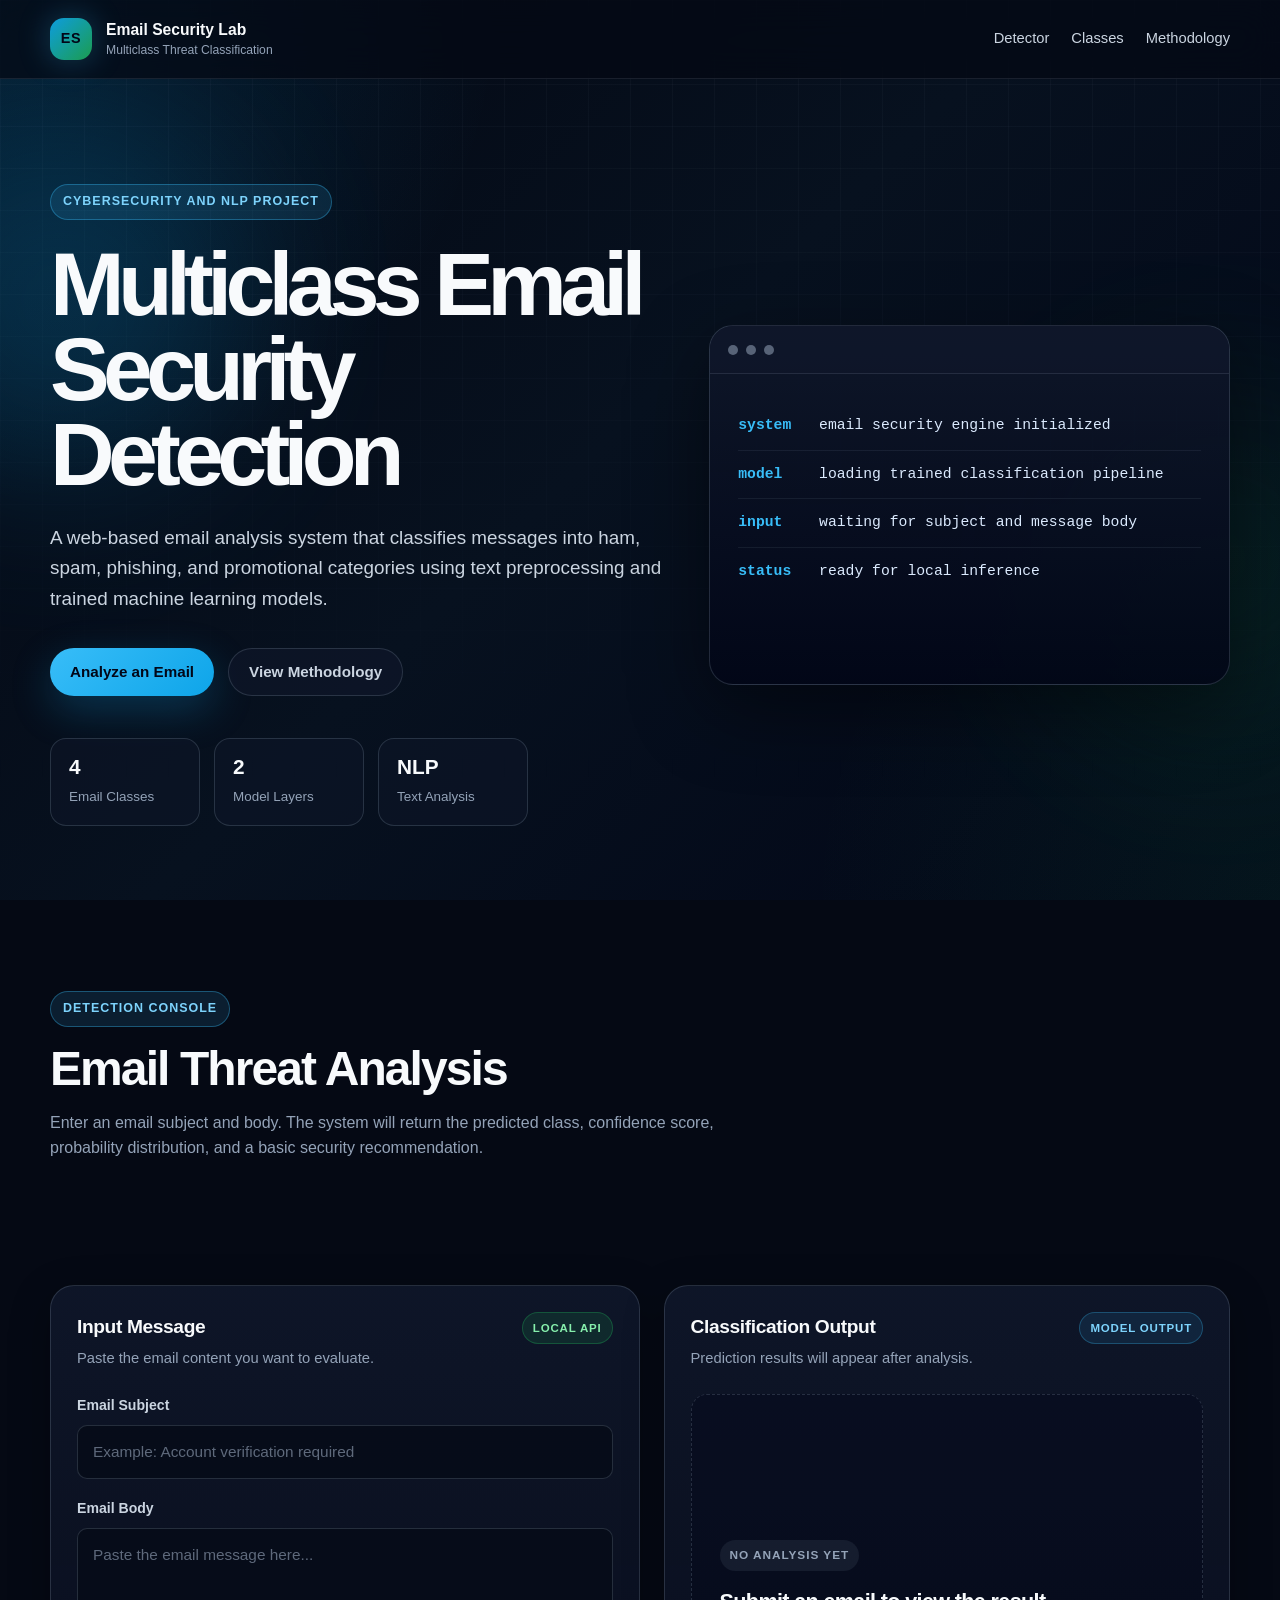
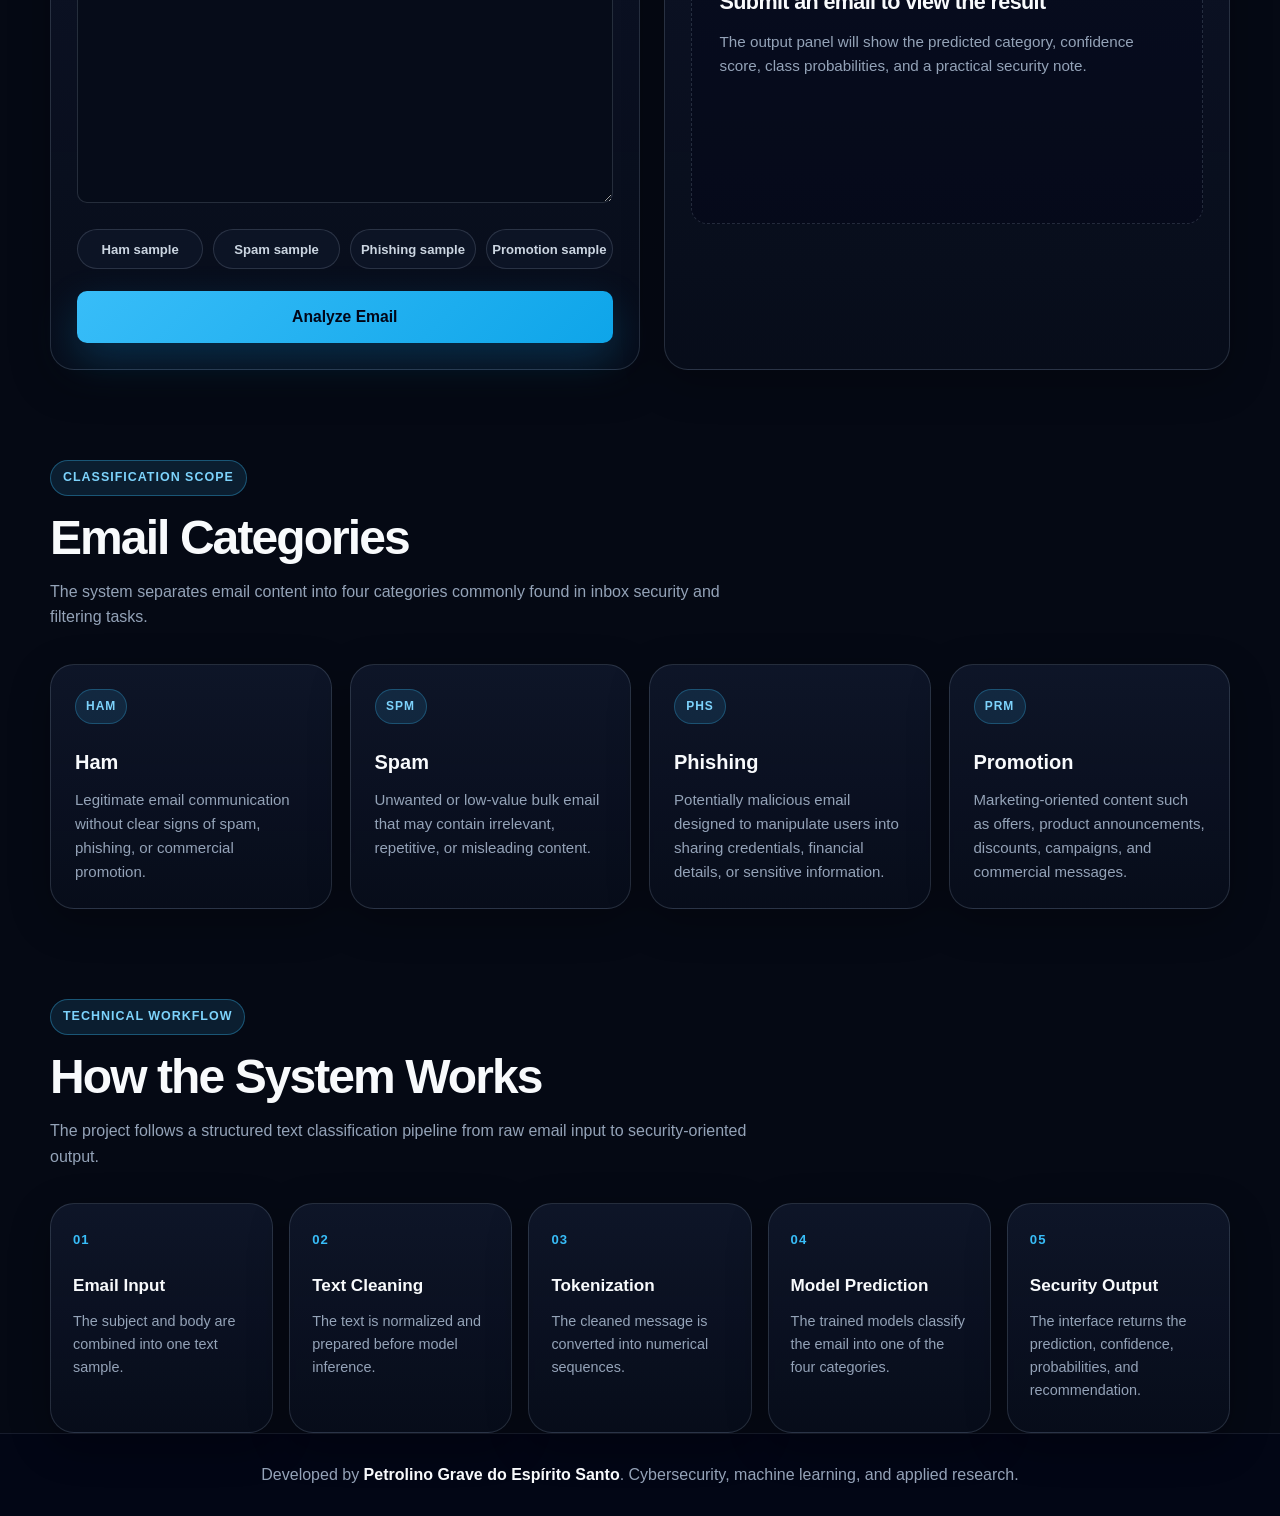
<file: frontend/index.html>
<!DOCTYPE html>
<html lang="en">
<head>
  <meta charset="UTF-8" />
  <meta name="viewport" content="width=device-width, initial-scale=1.0" />

  <title>Multiclass Email Security Detection</title>

  <meta
    name="description"
    content="A machine learning web application for classifying emails as ham, spam, phishing, or promotion."
  />

  <link rel="stylesheet" href="style.css" />
</head>

<body>

  <div class="background-layer">
    <div class="background-grid"></div>
    <div class="background-glow glow-left"></div>
    <div class="background-glow glow-right"></div>
  </div>

  <header class="site-header">
    <nav class="navbar">
      <a href="#" class="brand">
        <span class="brand-mark">ES</span>
        <span class="brand-text">
          <span class="brand-name">Email Security Lab</span>
          <span class="brand-subtitle">Multiclass Threat Classification</span>
        </span>
      </a>

      <div class="nav-links">
        <a href="#detector">Detector</a>
        <a href="#classes">Classes</a>
        <a href="#methodology">Methodology</a>
      </div>
    </nav>
  </header>

  <main>

    <section class="hero-section">
      <div class="hero-content">
        <span class="eyebrow">Cybersecurity and NLP Project</span>

        <h1>
          Multiclass Email Security Detection
        </h1>

        <p class="hero-description">
          A web-based email analysis system that classifies messages into ham, spam,
          phishing, and promotional categories using text preprocessing and trained
          machine learning models.
        </p>

        <div class="hero-actions">
          <a href="#detector" class="primary-link">Analyze an Email</a>
          <a href="#methodology" class="secondary-link">View Methodology</a>
        </div>

        <div class="hero-stats">
          <div>
            <strong>4</strong>
            <span>Email Classes</span>
          </div>
          <div>
            <strong>2</strong>
            <span>Model Layers</span>
          </div>
          <div>
            <strong>NLP</strong>
            <span>Text Analysis</span>
          </div>
        </div>
      </div>

      <aside class="hero-console" aria-label="System status panel">
        <div class="console-topbar">
          <span></span>
          <span></span>
          <span></span>
        </div>

        <div class="console-content">
          <p><span>system</span> email security engine initialized</p>
          <p><span>model</span> loading trained classification pipeline</p>
          <p><span>input</span> waiting for subject and message body</p>
          <p><span>status</span> ready for local inference</p>
        </div>
      </aside>
    </section>

    <section class="detector-section" id="detector">
      <div class="section-heading">
        <span class="eyebrow">Detection Console</span>
        <h2>Email Threat Analysis</h2>
        <p>
          Enter an email subject and body. The system will return the predicted class,
          confidence score, probability distribution, and a basic security recommendation.
        </p>
      </div>

      <div class="detector-layout">

        <section class="analysis-panel">
          <div class="panel-header">
            <div>
              <h3>Input Message</h3>
              <p>Paste the email content you want to evaluate.</p>
            </div>
            <span class="status-badge">Local API</span>
          </div>

          <form id="analysisForm" autocomplete="off">

            <div class="form-group">
              <label class="form-label" for="subject">Email Subject</label>
              <input
                type="text"
                id="subject"
                class="form-input"
                maxlength="120"
                placeholder="Example: Account verification required"
                required
              />
            </div>

            <div class="form-group">
              <label class="form-label" for="body">Email Body</label>
              <textarea
                id="body"
                class="form-input form-textarea"
                rows="10"
                maxlength="5000"
                placeholder="Paste the email message here..."
                required
              ></textarea>
            </div>

            <div class="sample-row">
              <button type="button" class="sample-btn" data-sample="ham">Ham sample</button>
              <button type="button" class="sample-btn" data-sample="spam">Spam sample</button>
              <button type="button" class="sample-btn" data-sample="phishing">Phishing sample</button>
              <button type="button" class="sample-btn" data-sample="promotion">Promotion sample</button>
            </div>

            <button type="submit" class="analyze-button" id="classifyBtn">
              <span class="loading-spinner" id="spinner"></span>
              <span id="buttonText">Analyze Email</span>
            </button>

          </form>
        </section>

        <section class="result-panel">
          <div class="panel-header">
            <div>
              <h3>Classification Output</h3>
              <p>Prediction results will appear after analysis.</p>
            </div>
            <span class="status-badge status-muted">Model Output</span>
          </div>

          <div class="empty-state" id="emptyState">
            <span class="empty-label">No analysis yet</span>
            <h4>Submit an email to view the result</h4>
            <p>
              The output panel will show the predicted category, confidence score,
              class probabilities, and a practical security note.
            </p>
          </div>

          <div id="result" class="result" style="display:none;"></div>
        </section>

      </div>
    </section>

    <section class="classes-section" id="classes">
      <div class="section-heading">
        <span class="eyebrow">Classification Scope</span>
        <h2>Email Categories</h2>
        <p>
          The system separates email content into four categories commonly found in
          inbox security and filtering tasks.
        </p>
      </div>

      <div class="class-grid">
        <article class="class-card">
          <span class="class-code">HAM</span>
          <h3>Ham</h3>
          <p>
            Legitimate email communication without clear signs of spam, phishing,
            or commercial promotion.
          </p>
        </article>

        <article class="class-card">
          <span class="class-code">SPM</span>
          <h3>Spam</h3>
          <p>
            Unwanted or low-value bulk email that may contain irrelevant,
            repetitive, or misleading content.
          </p>
        </article>

        <article class="class-card">
          <span class="class-code">PHS</span>
          <h3>Phishing</h3>
          <p>
            Potentially malicious email designed to manipulate users into sharing
            credentials, financial details, or sensitive information.
          </p>
        </article>

        <article class="class-card">
          <span class="class-code">PRM</span>
          <h3>Promotion</h3>
          <p>
            Marketing-oriented content such as offers, product announcements,
            discounts, campaigns, and commercial messages.
          </p>
        </article>
      </div>
    </section>

    <section class="methodology-section" id="methodology">
      <div class="section-heading">
        <span class="eyebrow">Technical Workflow</span>
        <h2>How the System Works</h2>
        <p>
          The project follows a structured text classification pipeline from raw
          email input to security-oriented output.
        </p>
      </div>

      <div class="workflow">
        <div class="workflow-step">
          <span>01</span>
          <h3>Email Input</h3>
          <p>The subject and body are combined into one text sample.</p>
        </div>

        <div class="workflow-step">
          <span>02</span>
          <h3>Text Cleaning</h3>
          <p>The text is normalized and prepared before model inference.</p>
        </div>

        <div class="workflow-step">
          <span>03</span>
          <h3>Tokenization</h3>
          <p>The cleaned message is converted into numerical sequences.</p>
        </div>

        <div class="workflow-step">
          <span>04</span>
          <h3>Model Prediction</h3>
          <p>The trained models classify the email into one of the four categories.</p>
        </div>

        <div class="workflow-step">
          <span>05</span>
          <h3>Security Output</h3>
          <p>The interface returns the prediction, confidence, probabilities, and recommendation.</p>
        </div>
      </div>
    </section>


  </main>

  <footer class="site-footer">
    <p>
      Developed by <strong>Petrolino Grave do Espírito Santo</strong>.
      Cybersecurity, machine learning, and applied research.
    </p>
  </footer>

  <script src="main.js"></script>
</body>
</html>
</file>
<file: frontend/style.css>
/* =========================================================
   Global Setup
   ========================================================= */

:root {
  --bg-main: #050914;
  --bg-panel: rgba(12, 19, 35, 0.88);
  --bg-panel-soft: rgba(18, 28, 48, 0.78);
  --bg-input: rgba(7, 13, 26, 0.92);

  --border-soft: rgba(148, 163, 184, 0.22);
  --border-strong: rgba(56, 189, 248, 0.35);

  --text-main: #f8fafc;
  --text-muted: #94a3b8;
  --text-soft: #cbd5e1;

  --accent: #38bdf8;
  --accent-strong: #0ea5e9;
  --accent-soft: rgba(56, 189, 248, 0.12);

  --success: #22c55e;
  --warning: #f59e0b;
  --danger: #ef4444;

  --radius-sm: 10px;
  --radius-md: 16px;
  --radius-lg: 24px;

  --shadow-panel: 0 24px 80px rgba(0, 0, 0, 0.45);
  --shadow-soft: 0 12px 40px rgba(0, 0, 0, 0.28);

  --container: 1180px;
}

* {
  box-sizing: border-box;
  margin: 0;
  padding: 0;
}

html {
  scroll-behavior: smooth;
}

body {
  min-height: 100vh;
  font-family: Inter, Arial, Helvetica, sans-serif;
  background: var(--bg-main);
  color: var(--text-main);
  line-height: 1.6;
  overflow-x: hidden;
}

a {
  color: inherit;
  text-decoration: none;
}

button,
input,
textarea {
  font: inherit;
}

button {
  border: none;
}

::selection {
  background: rgba(56, 189, 248, 0.28);
  color: var(--text-main);
}

/* =========================================================
   Background
   ========================================================= */

.background-layer {
  position: fixed;
  inset: 0;
  z-index: -3;
  background:
    radial-gradient(circle at top left, rgba(14, 165, 233, 0.16), transparent 32%),
    radial-gradient(circle at bottom right, rgba(34, 197, 94, 0.08), transparent 30%),
    linear-gradient(135deg, #030712 0%, #07111f 48%, #020617 100%);
}

.background-grid {
  position: absolute;
  inset: 0;
  z-index: -2;
  background-image:
    linear-gradient(rgba(148, 163, 184, 0.055) 1px, transparent 1px),
    linear-gradient(90deg, rgba(148, 163, 184, 0.055) 1px, transparent 1px);
  background-size: 42px 42px;
  mask-image: linear-gradient(to bottom, rgba(0, 0, 0, 0.92), transparent 90%);
}

.background-glow {
  position: absolute;
  width: 360px;
  height: 360px;
  border-radius: 999px;
  filter: blur(90px);
  opacity: 0.45;
  z-index: -1;
}

.glow-left {
  top: 120px;
  left: -120px;
  background: rgba(14, 165, 233, 0.42);
}

.glow-right {
  right: -120px;
  bottom: 160px;
  background: rgba(34, 197, 94, 0.20);
}

/* =========================================================
   Header
   ========================================================= */

.site-header {
  position: sticky;
  top: 0;
  z-index: 20;
  backdrop-filter: blur(18px);
  background: rgba(5, 9, 20, 0.72);
  border-bottom: 1px solid rgba(148, 163, 184, 0.14);
}

.navbar {
  width: min(100% - 40px, var(--container));
  margin: 0 auto;
  min-height: 78px;
  display: flex;
  align-items: center;
  justify-content: space-between;
  gap: 24px;
}

.brand {
  display: flex;
  align-items: center;
  gap: 14px;
}

.brand-mark {
  width: 42px;
  height: 42px;
  border-radius: 14px;
  display: inline-flex;
  align-items: center;
  justify-content: center;
  background: linear-gradient(135deg, rgba(14, 165, 233, 0.95), rgba(34, 197, 94, 0.78));
  color: #020617;
  font-size: 0.9rem;
  font-weight: 800;
  letter-spacing: 0.04em;
  box-shadow: 0 0 32px rgba(56, 189, 248, 0.28);
}

.brand-text {
  display: flex;
  flex-direction: column;
  line-height: 1.2;
}

.brand-name {
  font-size: 0.98rem;
  font-weight: 750;
  color: var(--text-main);
}

.brand-subtitle {
  margin-top: 3px;
  font-size: 0.76rem;
  color: var(--text-muted);
}

.nav-links {
  display: flex;
  align-items: center;
  gap: 22px;
  color: var(--text-soft);
  font-size: 0.92rem;
}

.nav-links a {
  transition: color 0.2s ease;
}

.nav-links a:hover {
  color: var(--accent);
}

/* =========================================================
   Shared Layout
   ========================================================= */

main {
  width: min(100% - 40px, var(--container));
  margin: 0 auto;
}

section {
  margin-top: 90px;
}

.section-heading {
  max-width: 760px;
  margin-bottom: 34px;
}

.eyebrow {
  display: inline-flex;
  align-items: center;
  width: fit-content;
  padding: 7px 12px;
  border: 1px solid var(--border-strong);
  border-radius: 999px;
  background: var(--accent-soft);
  color: #7dd3fc;
  font-size: 0.78rem;
  font-weight: 700;
  letter-spacing: 0.08em;
  text-transform: uppercase;
}

.section-heading h2 {
  margin-top: 16px;
  font-size: clamp(2rem, 4vw, 3rem);
  line-height: 1.1;
  letter-spacing: -0.04em;
}

.section-heading p {
  margin-top: 14px;
  color: var(--text-muted);
  font-size: 1rem;
  max-width: 720px;
}

/* =========================================================
   Hero
   ========================================================= */

.hero-section {
  min-height: calc(100vh - 78px);
  display: grid;
  grid-template-columns: minmax(0, 1.08fr) minmax(360px, 0.92fr);
  align-items: center;
  gap: 48px;
  margin-top: 0;
  padding: 70px 0 40px;
}

.hero-content h1 {
  margin-top: 22px;
  max-width: 760px;
  font-size: clamp(2.6rem, 7vw, 5.8rem);
  line-height: 0.95;
  letter-spacing: -0.075em;
}

.hero-description {
  margin-top: 26px;
  max-width: 660px;
  color: var(--text-soft);
  font-size: clamp(1rem, 1.5vw, 1.18rem);
}

.hero-actions {
  margin-top: 34px;
  display: flex;
  flex-wrap: wrap;
  gap: 14px;
}

.primary-link,
.secondary-link {
  display: inline-flex;
  align-items: center;
  justify-content: center;
  min-height: 48px;
  padding: 0 20px;
  border-radius: 999px;
  font-size: 0.95rem;
  font-weight: 750;
  transition:
    transform 0.2s ease,
    border-color 0.2s ease,
    background 0.2s ease;
}

.primary-link {
  background: linear-gradient(135deg, var(--accent), var(--accent-strong));
  color: #020617;
  box-shadow: 0 14px 40px rgba(14, 165, 233, 0.25);
}

.secondary-link {
  border: 1px solid var(--border-soft);
  background: rgba(15, 23, 42, 0.68);
  color: var(--text-soft);
}

.primary-link:hover,
.secondary-link:hover {
  transform: translateY(-2px);
}

.secondary-link:hover {
  border-color: var(--border-strong);
  color: var(--text-main);
}

.hero-stats {
  margin-top: 42px;
  display: grid;
  grid-template-columns: repeat(3, minmax(0, 150px));
  gap: 14px;
}

.hero-stats div {
  padding: 18px;
  border: 1px solid var(--border-soft);
  border-radius: var(--radius-md);
  background: rgba(15, 23, 42, 0.48);
}

.hero-stats strong {
  display: block;
  color: var(--text-main);
  font-size: 1.3rem;
  line-height: 1;
}

.hero-stats span {
  display: block;
  margin-top: 8px;
  color: var(--text-muted);
  font-size: 0.84rem;
}

.hero-console {
  border: 1px solid var(--border-soft);
  border-radius: var(--radius-lg);
  background:
    linear-gradient(180deg, rgba(15, 23, 42, 0.92), rgba(2, 6, 23, 0.88));
  box-shadow: var(--shadow-panel);
  overflow: hidden;
}

.console-topbar {
  height: 48px;
  display: flex;
  align-items: center;
  gap: 8px;
  padding: 0 18px;
  border-bottom: 1px solid rgba(148, 163, 184, 0.16);
  background: rgba(15, 23, 42, 0.82);
}

.console-topbar span {
  width: 10px;
  height: 10px;
  border-radius: 999px;
  background: rgba(148, 163, 184, 0.55);
}

.console-content {
  padding: 28px;
  min-height: 310px;
}

.console-content p {
  padding: 12px 0;
  border-bottom: 1px solid rgba(148, 163, 184, 0.10);
  color: #dbeafe;
  font-family: Consolas, Monaco, monospace;
  font-size: 0.92rem;
}

.console-content p:last-child {
  border-bottom: 0;
}

.console-content span {
  display: inline-block;
  width: 72px;
  color: var(--accent);
  font-weight: 700;
}

/* =========================================================
   Detector
   ========================================================= */

.detector-section {
  scroll-margin-top: 100px;
}

.detector-layout {
  display: grid;
  grid-template-columns: minmax(0, 1.02fr) minmax(360px, 0.98fr);
  gap: 24px;
  align-items: stretch;
}

.analysis-panel,
.result-panel,
.class-card,
.workflow-step,
.notice-card {
  border: 1px solid var(--border-soft);
  border-radius: var(--radius-lg);
  background:
    linear-gradient(180deg, rgba(15, 23, 42, 0.92), rgba(8, 13, 27, 0.88));
  box-shadow: var(--shadow-soft);
}

.analysis-panel,
.result-panel {
  padding: 26px;
}

.panel-header {
  display: flex;
  align-items: flex-start;
  justify-content: space-between;
  gap: 18px;
  margin-bottom: 24px;
}

.panel-header h3 {
  font-size: 1.2rem;
  letter-spacing: -0.02em;
}

.panel-header p {
  margin-top: 4px;
  color: var(--text-muted);
  font-size: 0.92rem;
}

.status-badge {
  flex: 0 0 auto;
  padding: 6px 10px;
  border-radius: 999px;
  background: rgba(34, 197, 94, 0.12);
  border: 1px solid rgba(34, 197, 94, 0.28);
  color: #86efac;
  font-size: 0.72rem;
  font-weight: 800;
  text-transform: uppercase;
  letter-spacing: 0.07em;
}

.status-muted {
  background: rgba(56, 189, 248, 0.10);
  border-color: rgba(56, 189, 248, 0.28);
  color: #7dd3fc;
}

/* =========================================================
   Form
   ========================================================= */

.form-group {
  margin-bottom: 18px;
}

.form-label {
  display: block;
  margin-bottom: 8px;
  color: var(--text-soft);
  font-size: 0.88rem;
  font-weight: 700;
}

.form-input {
  width: 100%;
  border: 1px solid rgba(148, 163, 184, 0.22);
  border-radius: var(--radius-sm);
  background: var(--bg-input);
  color: var(--text-main);
  padding: 14px 15px;
  font-size: 0.96rem;
  outline: none;
  transition:
    border-color 0.2s ease,
    box-shadow 0.2s ease,
    background 0.2s ease;
}

.form-input::placeholder {
  color: rgba(148, 163, 184, 0.62);
}

.form-input:focus {
  border-color: rgba(56, 189, 248, 0.72);
  box-shadow: 0 0 0 4px rgba(56, 189, 248, 0.12);
  background: rgba(7, 13, 26, 0.98);
}

.form-textarea {
  resize: vertical;
  min-height: 220px;
}

.sample-row {
  display: grid;
  grid-template-columns: repeat(4, minmax(0, 1fr));
  gap: 10px;
  margin: 18px 0;
}

.sample-btn {
  min-height: 40px;
  border-radius: 999px;
  border: 1px solid rgba(148, 163, 184, 0.22);
  background: rgba(15, 23, 42, 0.76);
  color: var(--text-soft);
  cursor: pointer;
  font-size: 0.82rem;
  font-weight: 700;
  transition:
    transform 0.2s ease,
    color 0.2s ease,
    border-color 0.2s ease,
    background 0.2s ease;
}

.sample-btn:hover {
  transform: translateY(-1px);
  color: var(--text-main);
  border-color: rgba(56, 189, 248, 0.48);
  background: rgba(56, 189, 248, 0.10);
}

.analyze-button {
  width: 100%;
  min-height: 52px;
  margin-top: 4px;
  border-radius: var(--radius-sm);
  background: linear-gradient(135deg, var(--accent), var(--accent-strong));
  color: #020617;
  font-size: 0.98rem;
  font-weight: 850;
  cursor: pointer;
  display: inline-flex;
  align-items: center;
  justify-content: center;
  gap: 10px;
  box-shadow: 0 16px 40px rgba(14, 165, 233, 0.23);
  transition:
    transform 0.2s ease,
    filter 0.2s ease,
    opacity 0.2s ease;
}

.analyze-button:hover {
  transform: translateY(-1px);
  filter: brightness(1.05);
}

.analyze-button:disabled {
  opacity: 0.68;
  cursor: not-allowed;
  transform: none;
}

.loading-spinner {
  width: 17px;
  height: 17px;
  border: 2px solid rgba(2, 6, 23, 0.22);
  border-top: 2px solid #020617;
  border-radius: 999px;
  animation: spin 0.8s linear infinite;
  display: none;
}

@keyframes spin {
  to {
    transform: rotate(360deg);
  }
}

/* =========================================================
   Empty State and Results
   ========================================================= */

.empty-state {
  min-height: 430px;
  border: 1px dashed rgba(148, 163, 184, 0.22);
  border-radius: var(--radius-md);
  background: rgba(2, 6, 23, 0.32);
  display: flex;
  flex-direction: column;
  justify-content: center;
  padding: 28px;
}

.empty-label {
  width: fit-content;
  margin-bottom: 14px;
  padding: 6px 10px;
  border-radius: 999px;
  background: rgba(148, 163, 184, 0.10);
  color: var(--text-muted);
  font-size: 0.74rem;
  font-weight: 800;
  letter-spacing: 0.08em;
  text-transform: uppercase;
}

.empty-state h4 {
  font-size: 1.35rem;
  letter-spacing: -0.03em;
}

.empty-state p {
  margin-top: 10px;
  max-width: 440px;
  color: var(--text-muted);
  font-size: 0.95rem;
}

.result {
  border: 1px solid rgba(56, 189, 248, 0.28);
  border-radius: var(--radius-md);
  background:
    linear-gradient(180deg, rgba(8, 13, 27, 0.96), rgba(2, 6, 23, 0.92));
  padding: 24px;
  color: var(--text-main);
}

.result strong {
  color: var(--text-soft);
}

.chip {
  display: inline-flex;
  align-items: center;
  margin-left: 8px;
  padding: 7px 11px;
  border-radius: 999px;
  background: rgba(56, 189, 248, 0.15);
  border: 1px solid rgba(56, 189, 248, 0.35);
  color: #7dd3fc;
  font-size: 0.78rem;
  font-weight: 850;
  letter-spacing: 0.06em;
}

.confidence-bar {
  height: 12px;
  margin-top: 10px;
  border-radius: 999px;
  overflow: hidden;
  background: rgba(148, 163, 184, 0.16);
}

.confidence-fill {
  height: 100%;
  border-radius: inherit;
  background: linear-gradient(90deg, var(--accent), var(--success));
}

.probs-list {
  list-style: none;
  margin-top: 12px;
}

.probs-list li {
  display: flex;
  justify-content: space-between;
  gap: 18px;
  padding: 9px 0;
  border-bottom: 1px solid rgba(148, 163, 184, 0.12);
  color: var(--text-soft);
  font-size: 0.9rem;
}

.probs-list li:last-child {
  border-bottom: 0;
}

.error {
  border: 1px solid rgba(239, 68, 68, 0.32);
  border-radius: var(--radius-sm);
  background: rgba(239, 68, 68, 0.10);
  color: #fecaca;
  padding: 14px;
  font-size: 0.94rem;
}

/* =========================================================
   Class Cards
   ========================================================= */

.classes-section {
  scroll-margin-top: 100px;
}

.class-grid {
  display: grid;
  grid-template-columns: repeat(4, minmax(0, 1fr));
  gap: 18px;
}

.class-card {
  padding: 24px;
  min-height: 230px;
  transition:
    transform 0.2s ease,
    border-color 0.2s ease,
    background 0.2s ease;
}

.class-card:hover {
  transform: translateY(-4px);
  border-color: rgba(56, 189, 248, 0.42);
  background:
    linear-gradient(180deg, rgba(18, 28, 48, 0.96), rgba(8, 13, 27, 0.92));
}

.class-code {
  display: inline-flex;
  align-items: center;
  justify-content: center;
  min-width: 52px;
  padding: 7px 10px;
  border-radius: 999px;
  background: rgba(56, 189, 248, 0.12);
  border: 1px solid rgba(56, 189, 248, 0.28);
  color: #7dd3fc;
  font-size: 0.75rem;
  font-weight: 850;
  letter-spacing: 0.08em;
}

.class-card h3 {
  margin-top: 22px;
  font-size: 1.25rem;
}

.class-card p {
  margin-top: 10px;
  color: var(--text-muted);
  font-size: 0.94rem;
}

/* =========================================================
   Workflow
   ========================================================= */

.methodology-section {
  scroll-margin-top: 100px;
}

.workflow {
  display: grid;
  grid-template-columns: repeat(5, minmax(0, 1fr));
  gap: 16px;
}

.workflow-step {
  padding: 22px;
  min-height: 230px;
}

.workflow-step span {
  display: inline-flex;
  margin-bottom: 22px;
  color: var(--accent);
  font-size: 0.82rem;
  font-weight: 850;
  letter-spacing: 0.08em;
}

.workflow-step h3 {
  font-size: 1.07rem;
}

.workflow-step p {
  margin-top: 10px;
  color: var(--text-muted);
  font-size: 0.9rem;
}

/* =========================================================
   Notice and Footer
   ========================================================= */

.notice-section {
  margin-bottom: 80px;
}

.notice-card {
  padding: 30px;
  background:
    linear-gradient(135deg, rgba(56, 189, 248, 0.12), rgba(15, 23, 42, 0.88));
}

.notice-card h2 {
  font-size: 1.45rem;
}

.notice-card p {
  margin-top: 10px;
  max-width: 900px;
  color: var(--text-soft);
}

.site-footer {
  border-top: 1px solid rgba(148, 163, 184, 0.14);
  padding: 28px 20px;
  text-align: center;
  color: var(--text-muted);
  background: rgba(2, 6, 23, 0.64);
}

.site-footer strong {
  color: var(--text-main);
}

/* =========================================================
   Responsive Design
   ========================================================= */

@media (max-width: 1100px) {
  .hero-section {
    grid-template-columns: 1fr;
    min-height: auto;
    padding-top: 70px;
  }

  .hero-console {
    max-width: 720px;
  }

  .detector-layout {
    grid-template-columns: 1fr;
  }

  .class-grid {
    grid-template-columns: repeat(2, minmax(0, 1fr));
  }

  .workflow {
    grid-template-columns: repeat(3, minmax(0, 1fr));
  }
}

@media (max-width: 760px) {
  main,
  .navbar {
    width: min(100% - 28px, var(--container));
  }

  section {
    margin-top: 70px;
  }

  .navbar {
    min-height: auto;
    padding: 16px 0;
    align-items: flex-start;
  }

  .nav-links {
    display: none;
  }

  .brand-mark {
    width: 38px;
    height: 38px;
    border-radius: 12px;
  }

  .brand-name {
    font-size: 0.92rem;
  }

  .brand-subtitle {
    font-size: 0.72rem;
  }

  .hero-section {
    padding: 54px 0 20px;
  }

  .hero-description {
    font-size: 1rem;
  }

  .hero-actions {
    flex-direction: column;
  }

  .primary-link,
  .secondary-link {
    width: 100%;
  }

  .hero-stats {
    grid-template-columns: 1fr;
  }

  .console-content {
    padding: 22px;
  }

  .console-content p {
    font-size: 0.84rem;
  }

  .console-content span {
    width: 64px;
  }

  .analysis-panel,
  .result-panel,
  .notice-card {
    padding: 20px;
    border-radius: 18px;
  }

  .panel-header {
    flex-direction: column;
    align-items: flex-start;
  }

  .sample-row {
    grid-template-columns: repeat(2, minmax(0, 1fr));
  }

  .empty-state {
    min-height: 300px;
    padding: 22px;
  }

  .class-grid,
  .workflow {
    grid-template-columns: 1fr;
  }

  .class-card,
  .workflow-step {
    min-height: auto;
  }
}

@media (max-width: 420px) {
  main,
  .navbar {
    width: min(100% - 22px, var(--container));
  }

  .eyebrow {
    font-size: 0.68rem;
    padding: 6px 10px;
  }

  .hero-content h1 {
    font-size: 2.35rem;
  }

  .section-heading h2 {
    font-size: 1.85rem;
  }

  .sample-row {
    grid-template-columns: 1fr;
  }

  .form-input {
    padding: 13px;
  }

  .form-textarea {
    min-height: 190px;
  }

  .console-content p {
    word-break: break-word;
  }
}

/* =========================================================
   Enhanced Result Components
   Used by main.js after email classification
   ========================================================= */

.result-header {
  display: flex;
  align-items: flex-start;
  justify-content: space-between;
  gap: 18px;
  margin-bottom: 24px;
}

.result-label {
  display: inline-block;
  margin-bottom: 6px;
  color: var(--text-muted);
  font-size: 0.76rem;
  font-weight: 800;
  letter-spacing: 0.08em;
  text-transform: uppercase;
}

.result-header h3 {
  font-size: clamp(1.8rem, 4vw, 2.6rem);
  line-height: 1;
  letter-spacing: -0.05em;
  color: var(--text-main);
}

.risk-badge {
  flex: 0 0 auto;
  display: inline-flex;
  align-items: center;
  justify-content: center;
  min-height: 36px;
  padding: 0 13px;
  border-radius: 999px;
  font-size: 0.76rem;
  font-weight: 850;
  letter-spacing: 0.07em;
  text-transform: uppercase;
  white-space: nowrap;
}

.risk-low {
  background: rgba(34, 197, 94, 0.12);
  border: 1px solid rgba(34, 197, 94, 0.32);
  color: #86efac;
}

.risk-medium {
  background: rgba(245, 158, 11, 0.12);
  border: 1px solid rgba(245, 158, 11, 0.34);
  color: #fcd34d;
}

.risk-high {
  background: rgba(239, 68, 68, 0.12);
  border: 1px solid rgba(239, 68, 68, 0.36);
  color: #fca5a5;
}

.risk-unknown {
  background: rgba(148, 163, 184, 0.12);
  border: 1px solid rgba(148, 163, 184, 0.28);
  color: var(--text-soft);
}

.confidence-block,
.recommendation-box,
.indicators-box,
.probability-box {
  margin-top: 20px;
  padding: 18px;
  border: 1px solid rgba(148, 163, 184, 0.16);
  border-radius: var(--radius-md);
  background: rgba(2, 6, 23, 0.34);
}

.confidence-top {
  display: flex;
  align-items: center;
  justify-content: space-between;
  gap: 14px;
  margin-bottom: 10px;
}

.confidence-top span,
.recommendation-box span,
.indicators-box > span,
.probability-box > span {
  color: var(--text-muted);
  font-size: 0.78rem;
  font-weight: 800;
  letter-spacing: 0.08em;
  text-transform: uppercase;
}

.confidence-top strong {
  color: var(--text-main);
  font-size: 1rem;
}

.recommendation-box p {
  margin-top: 10px;
  color: var(--text-soft);
  font-size: 0.94rem;
}

.indicator-list {
  display: flex;
  flex-wrap: wrap;
  gap: 9px;
  margin-top: 12px;
}

.indicator {
  display: inline-flex;
  align-items: center;
  min-height: 32px;
  padding: 0 11px;
  border-radius: 999px;
  background: rgba(56, 189, 248, 0.10);
  border: 1px solid rgba(56, 189, 248, 0.26);
  color: #bae6fd;
  font-size: 0.78rem;
  font-weight: 700;
}

.indicator.muted {
  background: rgba(148, 163, 184, 0.10);
  border-color: rgba(148, 163, 184, 0.18);
  color: var(--text-muted);
}

.probability-box {
  display: flex;
  flex-direction: column;
  gap: 14px;
}

.probability-box > span {
  margin-bottom: 2px;
}

.probability-row {
  display: flex;
  flex-direction: column;
  gap: 8px;
}

.probability-label {
  display: flex;
  align-items: center;
  justify-content: space-between;
  gap: 14px;
  color: var(--text-soft);
  font-size: 0.9rem;
}

.probability-label strong {
  color: var(--text-main);
  font-size: 0.9rem;
}

.probability-track {
  height: 9px;
  border-radius: 999px;
  overflow: hidden;
  background: rgba(148, 163, 184, 0.16);
}

.probability-fill {
  height: 100%;
  border-radius: inherit;
  background: linear-gradient(90deg, var(--accent), var(--success));
  transition: width 0.4s ease;
}

/* =========================================================
   Responsive Result Components
   ========================================================= */

@media (max-width: 760px) {
  .result-header {
    flex-direction: column;
    align-items: flex-start;
  }

  .risk-badge {
    width: fit-content;
  }

  .confidence-block,
  .recommendation-box,
  .indicators-box,
  .probability-box {
    padding: 15px;
  }

  .confidence-top,
  .probability-label {
    align-items: flex-start;
  }
}

@media (max-width: 420px) {
  .result-header h3 {
    font-size: 1.75rem;
  }

  .confidence-top {
    flex-direction: column;
    gap: 4px;
  }

  .probability-label {
    font-size: 0.84rem;
  }

  .indicator {
    width: 100%;
    justify-content: center;
  }
}
</file>
